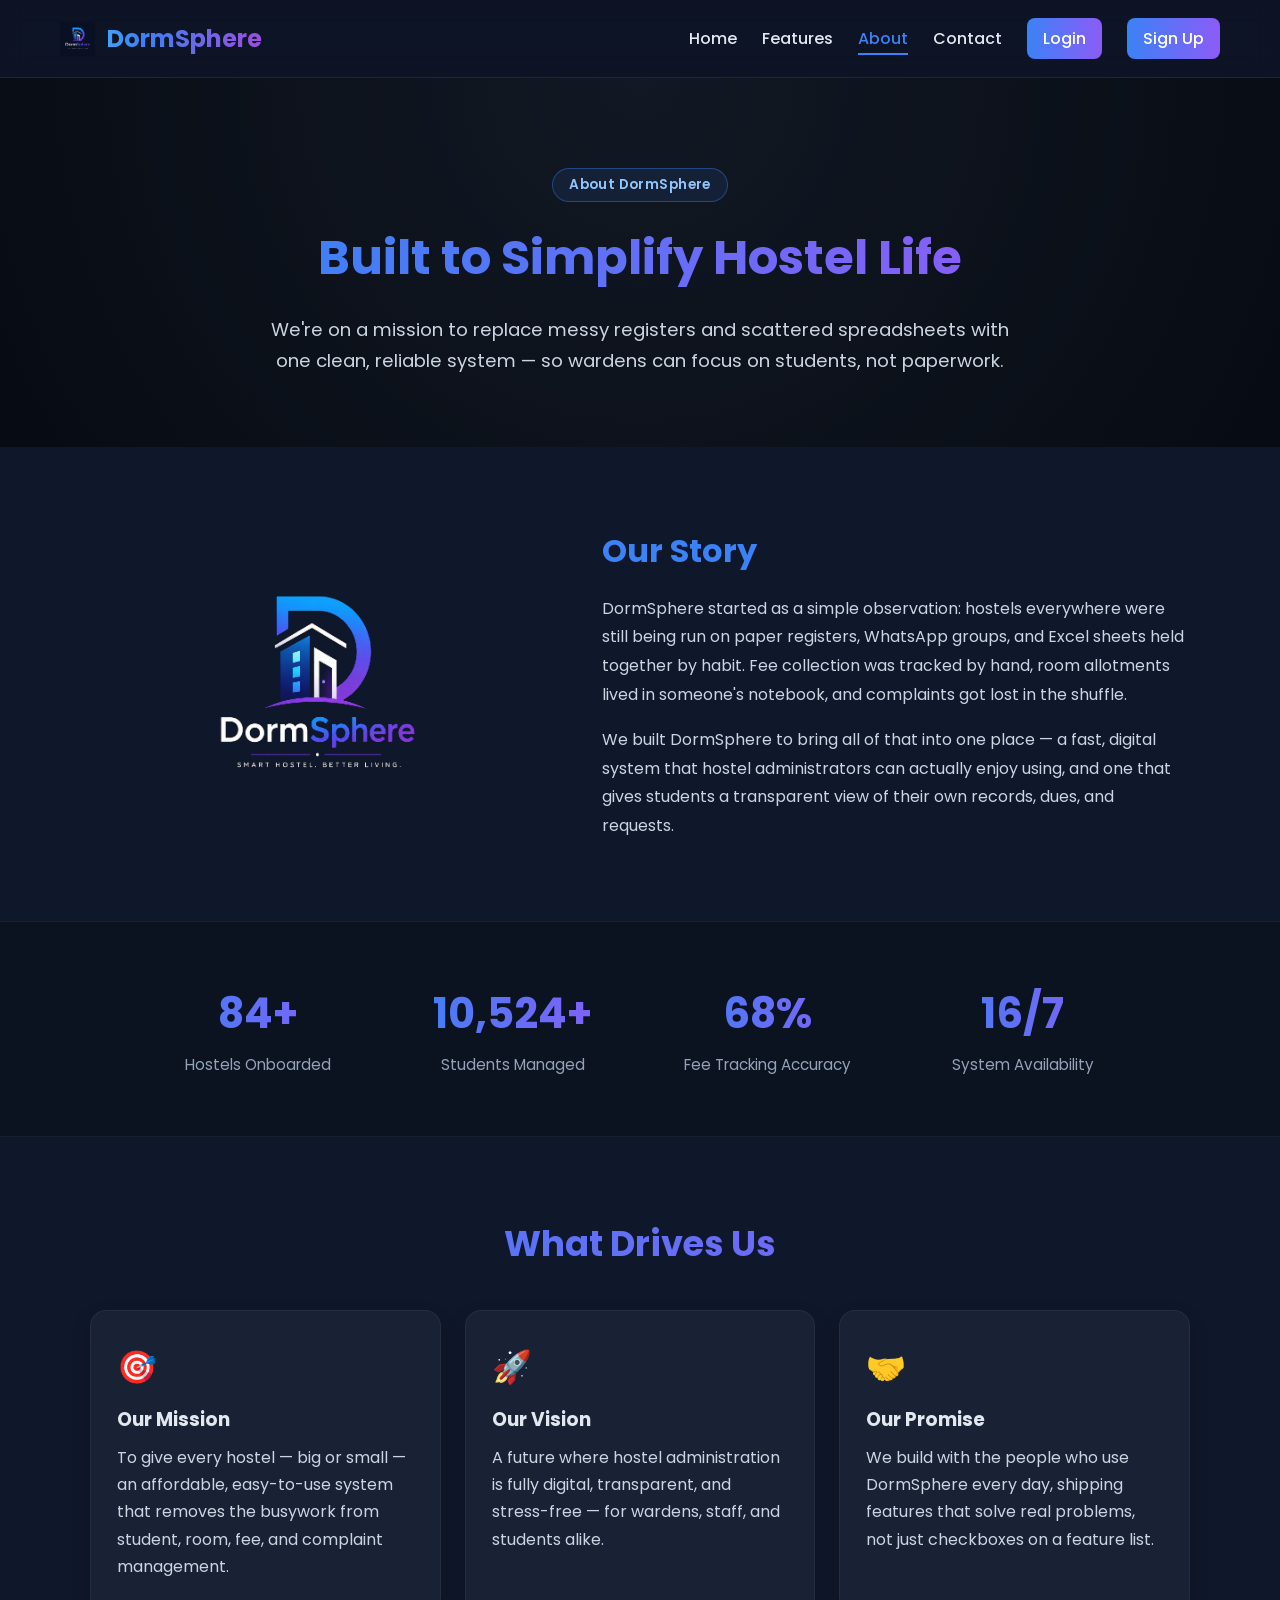
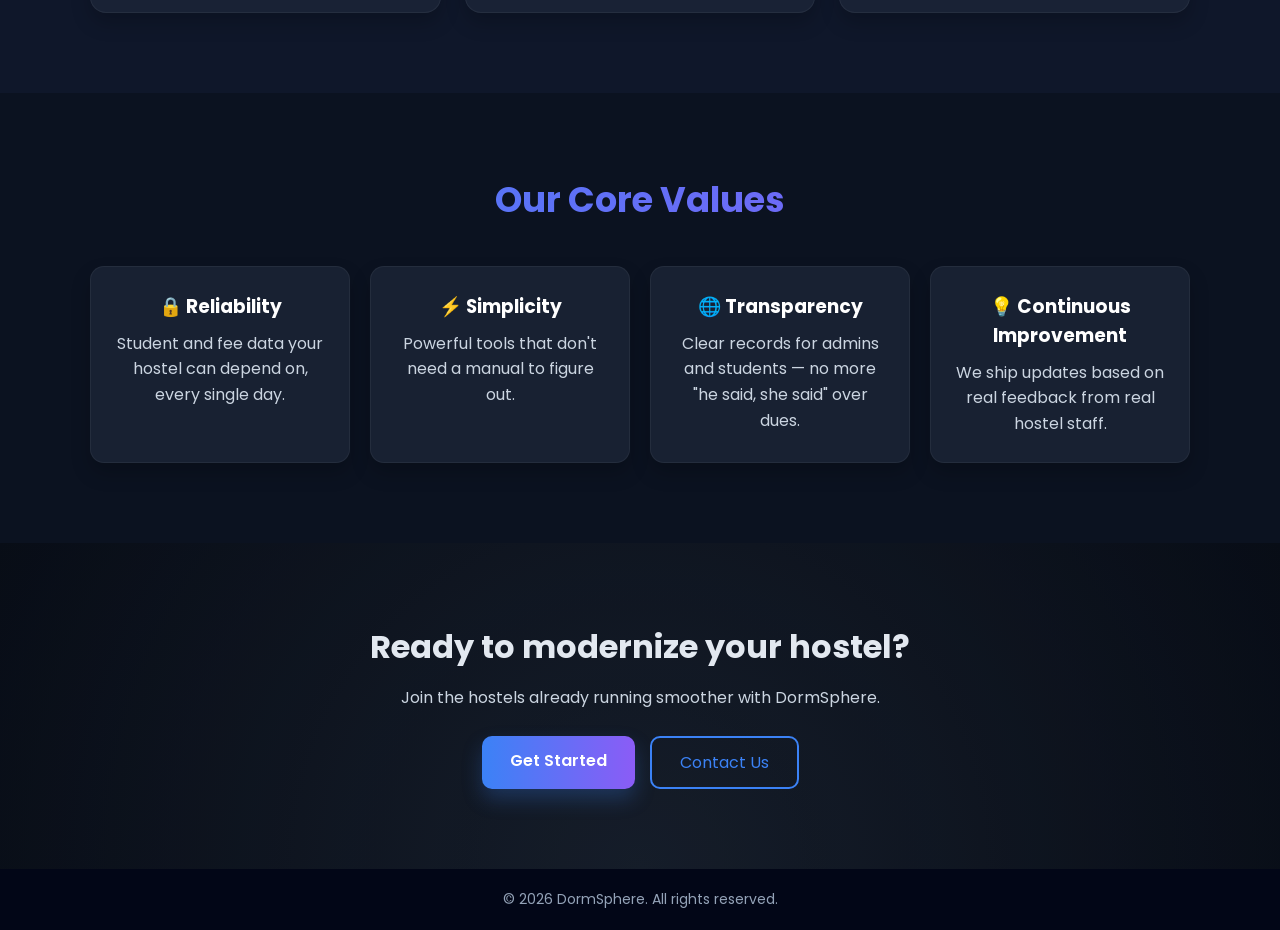
<file: about.html>
<!DOCTYPE html>
<html lang="en">
<head>
    <meta charset="UTF-8">
    <meta name="viewport" content="width=device-width, initial-scale=1.0">
    <title>About Us - DormSphere</title>
     <!-- Favicon -->
<link rel="icon" type="image/png" href="logo.jpeg">
<link rel="apple-touch-icon" href="logo.jpeg">
    <link rel="stylesheet" href="about-style.css">
    <link href="https://fonts.googleapis.com/css2?family=Poppins:wght@300;400;600;700&display=swap" rel="stylesheet">
</head>

<body>

<nav class="navbar">
    <div class="logo">
        <img src="logo.jpeg" alt="DormSphere Logo" class="logo-icon">
        <span>DormSphere</span>
    </div>

    <button class="menu-toggle" id="menuToggle" aria-label="Toggle navigation menu">
        <span></span>
        <span></span>
        <span></span>
    </button>

    <ul class="nav-links" id="navLinks">
        <li><a href="index.html">Home</a></li>
        <li><a href="index.html#features">Features</a></li>
        <li><a href="about.html" class="active-link">About</a></li>
        <li><a href="contact.html">Contact</a></li>
        <li><a href="login.html" class="btn-small-primary">Login</a></li>
        <li><a href="signup.html" class="btn-small-primary">Sign Up</a></li>
    </ul>
</nav>

<!-- ================= ABOUT HERO ================= -->
<header class="about-hero">
    <div class="about-hero-content">
        <span class="eyebrow">About DormSphere</span>
        <h1>Built to Simplify Hostel Life</h1>
        <p>
            We're on a mission to replace messy registers and scattered spreadsheets with one clean,
            reliable system — so wardens can focus on students, not paperwork.
        </p>
    </div>
</header>

<main>

    <!-- ================= STORY ================= -->
    <section class="story" id="story">
        <div class="story-grid">
            <div class="story-image">
                <img src="logo.jpeg" alt="DormSphere illustration" class="story-logo">
            </div>
            <div class="story-content">
                <h2>Our Story</h2>
                <p>
                    DormSphere started as a simple observation: hostels everywhere were still being run on
                    paper registers, WhatsApp groups, and Excel sheets held together by habit. Fee collection
                    was tracked by hand, room allotments lived in someone's notebook, and complaints got lost
                    in the shuffle.
                </p>
                <p>
                    We built DormSphere to bring all of that into one place — a fast, digital system that
                    hostel administrators can actually enjoy using, and one that gives students a transparent
                    view of their own records, dues, and requests.
                </p>
            </div>
        </div>
    </section>

    <!-- ================= STATS ================= -->
    <section class="stats-section">
        <div class="stats-grid">
            <div class="stat-item">
                <span class="stat-number" data-target="120" data-suffix="+">0</span>
                <span class="stat-label">Hostels Onboarded</span>
            </div>
            <div class="stat-item">
                <span class="stat-number" data-target="15000" data-suffix="+">0</span>
                <span class="stat-label">Students Managed</span>
            </div>
            <div class="stat-item">
                <span class="stat-number" data-target="98" data-suffix="%">0</span>
                <span class="stat-label">Fee Tracking Accuracy</span>
            </div>
            <div class="stat-item">
                <span class="stat-number" data-target="24" data-suffix="/7">0</span>
                <span class="stat-label">System Availability</span>
            </div>
        </div>
    </section>

    <!-- ================= MISSION & VISION ================= -->
    <section class="mission" id="mission">
        <h2>What Drives Us</h2>
        <div class="mission-grid">
            <div class="mission-card">
                <div class="mission-icon">🎯</div>
                <h3>Our Mission</h3>
                <p>
                    To give every hostel — big or small — an affordable, easy-to-use system that removes
                    the busywork from student, room, fee, and complaint management.
                </p>
            </div>
            <div class="mission-card">
                <div class="mission-icon">🚀</div>
                <h3>Our Vision</h3>
                <p>
                    A future where hostel administration is fully digital, transparent, and stress-free —
                    for wardens, staff, and students alike.
                </p>
            </div>
            <div class="mission-card">
                <div class="mission-icon">🤝</div>
                <h3>Our Promise</h3>
                <p>
                    We build with the people who use DormSphere every day, shipping features that solve
                    real problems, not just checkboxes on a feature list.
                </p>
            </div>
        </div>
    </section>

    <!-- ================= VALUES ================= -->
    <section class="values" id="values">
        <h2>Our Core Values</h2>
        <div class="values-grid">
            <div class="value-card">
                <h3>🔒 Reliability</h3>
                <p>Student and fee data your hostel can depend on, every single day.</p>
            </div>
            <div class="value-card">
                <h3>⚡ Simplicity</h3>
                <p>Powerful tools that don't need a manual to figure out.</p>
            </div>
            <div class="value-card">
                <h3>🌐 Transparency</h3>
                <p>Clear records for admins and students — no more "he said, she said" over dues.</p>
            </div>
            <div class="value-card">
                <h3>💡 Continuous Improvement</h3>
                <p>We ship updates based on real feedback from real hostel staff.</p>
            </div>
        </div>
    </section>

    <!-- ================= CTA ================= -->
    <section class="about-cta">
        <h2>Ready to modernize your hostel?</h2>
        <p>Join the hostels already running smoother with DormSphere.</p>
        <div class="cta-buttons">
            <a href="signup.html" class="btn">Get Started</a>
            <a href="index.html#contact" class="btn-outline">Contact Us</a>
        </div>
    </section>

</main>

<footer>
    <p>© 2026 DormSphere. All rights reserved.</p>
</footer>

<script src="about-script.js"></script>
</body>
</html>
</file>
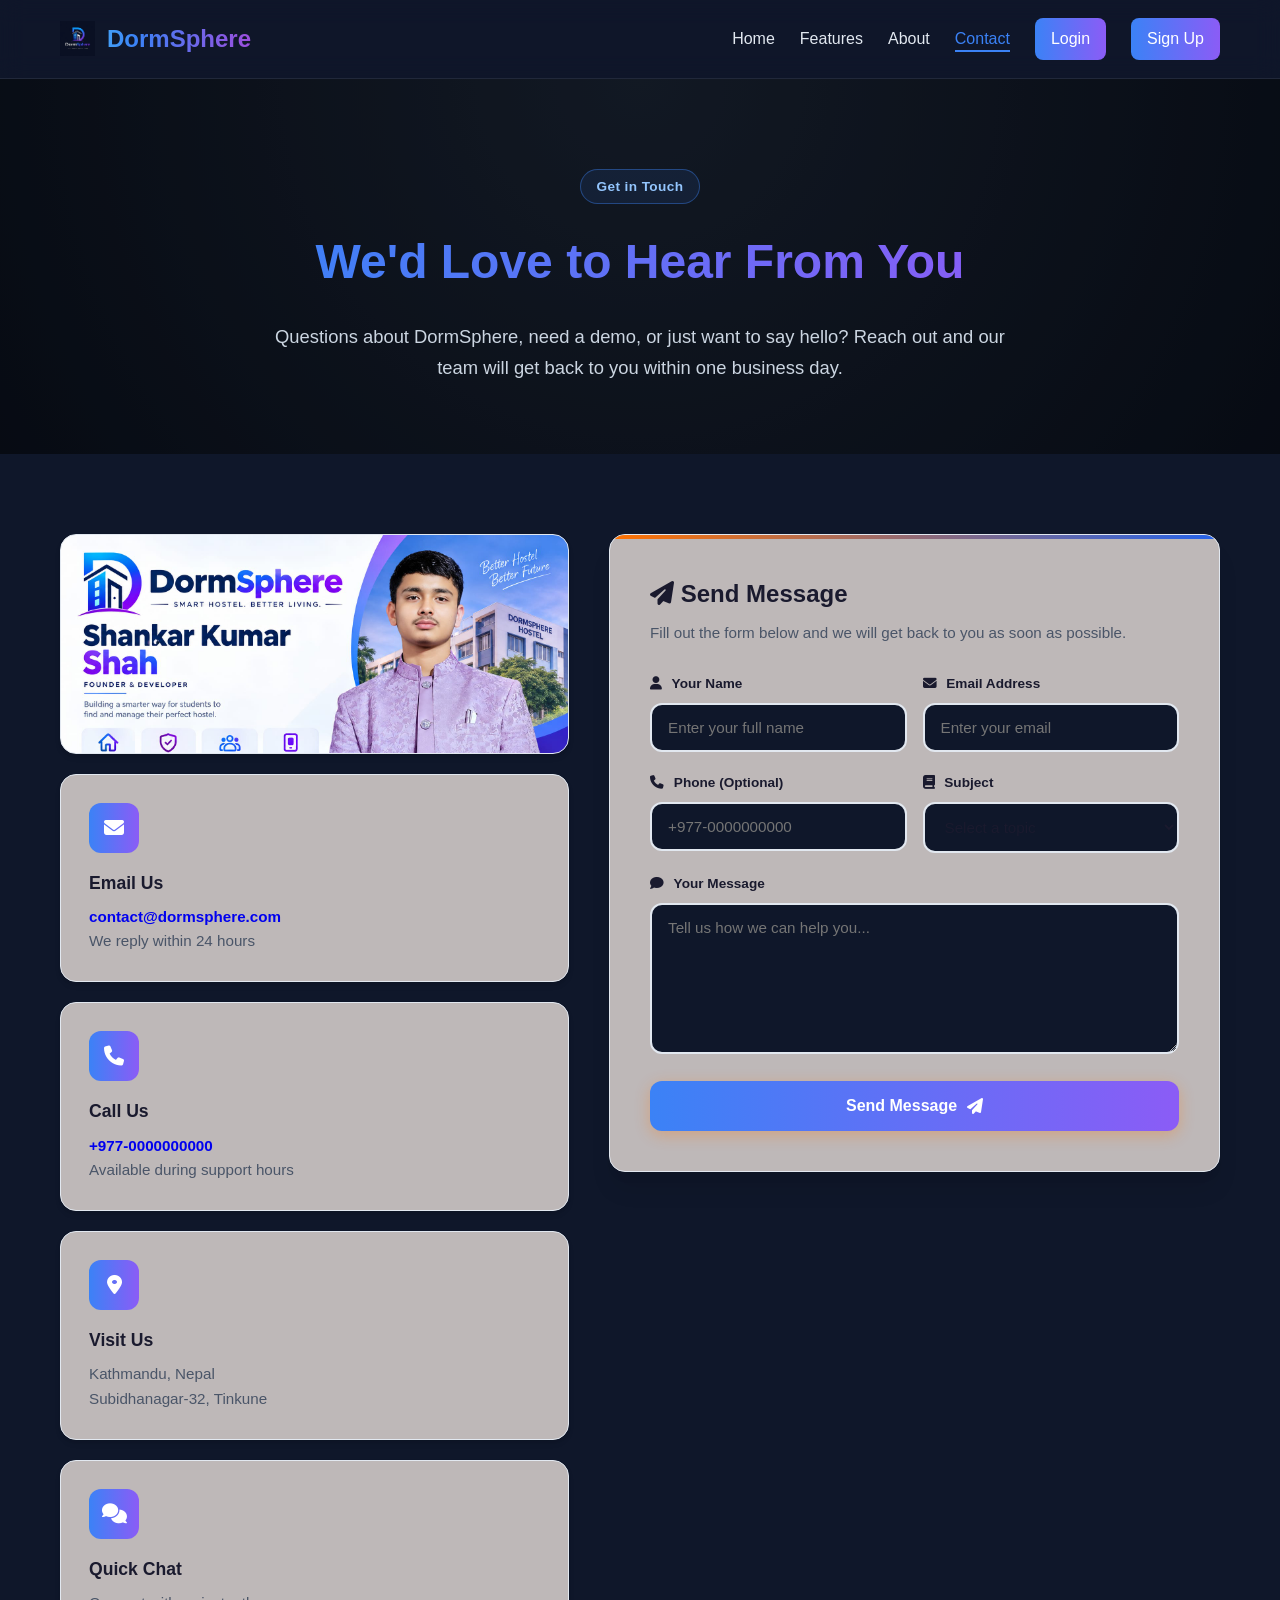
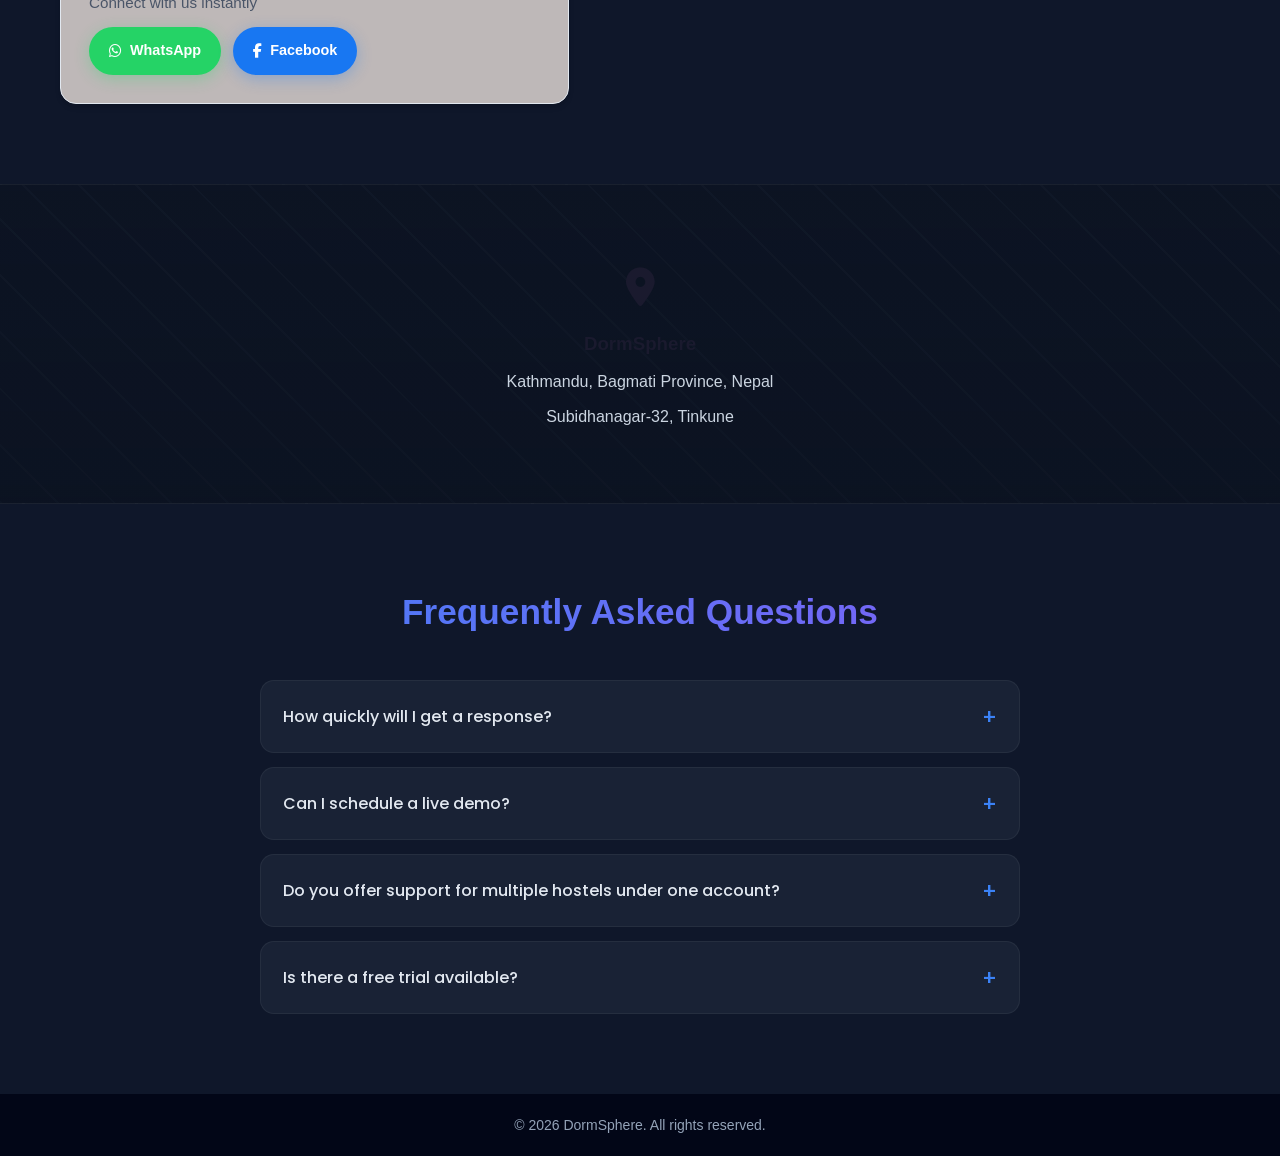
<file: contact.html>
<!DOCTYPE html>
<html lang="en">
<head>
    <meta charset="UTF-8">

    <meta name="viewport" content="width=device-width, initial-scale=1.0">

    <meta name="description"
          content="Contact DormSphere for questions, support, demos, and hostel management assistance.">

    <meta name="keywords"
          content="DormSphere, hostel management, hostel software, contact, Nepal">

    <meta name="author" content="DormSphere">

    <title>Contact Us - DormSphere</title>

    <!-- Favicon -->
    <link rel="icon" type="image/jpeg" href="logo.jpeg">
    <link rel="apple-touch-icon" href="logo.jpeg">

    <!-- Google Fonts -->
    <link rel="preconnect" href="https://fonts.googleapis.com">
    <link rel="preconnect" href="https://fonts.gstatic.com" crossorigin>

    <link href="https://fonts.googleapis.com/css2?family=Poppins:wght@300;400;500;600;700&display=swap"
          rel="stylesheet">

    <!-- Font Awesome -->
    <link rel="stylesheet"
          href="https://cdnjs.cloudflare.com/ajax/libs/font-awesome/6.5.2/css/all.min.css">

    <!-- Contact Page CSS -->
    <link rel="stylesheet" href="contact-style.css">
</head>

<body>

<!-- ================= NAVBAR ================= -->

<nav class="navbar">

    <div class="logo">
        <img src="logo.jpeg"
             alt="DormSphere Logo"
             class="logo-icon">

        <span>DormSphere</span>
    </div>

    <button
        class="menu-toggle"
        id="menuToggle"
        type="button"
        aria-label="Toggle navigation menu"
        aria-expanded="false">

        <span></span>
        <span></span>
        <span></span>

    </button>

    <ul class="nav-links" id="navLinks">

        <li>
            <a href="index.html">Home</a>
        </li>

        <li>
            <a href="index.html#features">Features</a>
        </li>

        <li>
            <a href="about.html">About</a>
        </li>

        <li>
            <a href="contact.html" class="active-link">
                Contact
            </a>
        </li>

        <li>
            <a href="login.html" class="btn-small-primary">
                Login
            </a>
        </li>

        <li>
            <a href="signup.html" class="btn-small-primary">
                Sign Up
            </a>
        </li>

    </ul>

</nav>


<!-- ================= CONTACT HERO ================= -->

<header class="contact-hero">

    <div class="contact-hero-content">

        <span class="eyebrow">
            Get in Touch
        </span>

        <h1>
            We'd Love to Hear From You
        </h1>

        <p>
            Questions about DormSphere, need a demo, or just want to say hello?
            Reach out and our team will get back to you within one business day.
        </p>

    </div>

</header>


<!-- ================= CONTACT SECTION ================= -->

<main>

<section class="contact-section">

    <div class="contact-grid">


        <!-- ================= CONTACT INFORMATION ================= -->

        <div class="contact-info">
<div class="bikesh-card"><div class=""><i class=""></i></div><h3></h3><p><a href="/cdn-cgi/l/email-protection#6515091016570210171054250208040c094b060a08"></a></p><p style="margin-top:4px;font-size:0.85rem;"></p></div>

            <!-- Email -->

            <div class="info-card">
                

                <div class="info-icon">
                    <i class="fas fa-envelope"></i>
                </div>

                <h3>
                    Email Us
                </h3>

                <p>
                    <a href="mailto:contact@dormsphere.com">
                        contact@dormsphere.com
                    </a>
                </p>

                <p class="info-small">
                    We reply within 24 hours
                </p>

            </div>


            <!-- Phone -->

            <div class="info-card">

                <div class="info-icon">
                    <i class="fas fa-phone"></i>
                </div>

                <h3>
                    Call Us
                </h3>

                <p>
                    <a href="tel:+9770000000000">
                        +977-0000000000
                    </a>
                </p>

                <p class="info-small">
                    Available during support hours
                </p>

            </div>


            <!-- Location -->

            <div class="info-card">

                <div class="info-icon">
                    <i class="fas fa-map-marker-alt"></i>
                </div>

                <h3>
                    Visit Us
                </h3>

                <p>
                    Kathmandu, Nepal
                </p>

                <p class="info-small">
                    Subidhanagar-32, Tinkune
                </p>

            </div>


            <!-- Social / Quick Chat -->

            <div class="info-card">

                <div class="info-icon">
                    <i class="fas fa-comments"></i>
                </div>

                <h3>
                    Quick Chat
                </h3>

                <p>
                    Connect with us instantly
                </p>

                <div class="social-links">


                    <!-- WhatsApp -->

                    <a
                        href=""
                        target="_blank"
                        rel="noopener noreferrer"
                        class="social-btn whatsapp">

                        <i class="fab fa-whatsapp"></i>
                        WhatsApp

                    </a>


                    <!-- Facebook -->

                    <a
                        href=""
                        target="_blank"
                        rel="noopener noreferrer"
                        class="social-btn facebook">

                        <i class="fab fa-facebook-f"></i>
                        Facebook

                    </a>

                </div>

            </div>

        </div>


        <!-- ================= CONTACT FORM ================= -->

        <div class="form-card">

            <h2>
                <i class="fas fa-paper-plane"></i>
                Send Message
            </h2>

            <p class="subtitle">
                Fill out the form below and we will get back to you
                as soon as possible.
            </p>


            <form id="contactForm" novalidate>


                <!-- Name + Email -->

                <div class="form-row">

                    <div class="form-group">

                        <label for="name">
                            <i class="fas fa-user"></i>
                            Your Name
                        </label>

                        <input
                            type="text"
                            id="name"
                            name="name"
                            placeholder="Enter your full name"
                            autocomplete="name"
                            required>

                    </div>


                    <div class="form-group">

                        <label for="email">
                            <i class="fas fa-envelope"></i>
                            Email Address
                        </label>

                        <input
                            type="email"
                            id="email"
                            name="email"
                            placeholder="Enter your email"
                            autocomplete="email"
                            required>

                    </div>

                </div>


                <!-- Phone + Subject -->

                <div class="form-row">

                    <div class="form-group">

                        <label for="phone">
                            <i class="fas fa-phone"></i>
                            Phone (Optional)
                        </label>

                        <input
                            type="tel"
                            id="phone"
                            name="phone"
                            placeholder="+977-0000000000"
                            autocomplete="tel">

                    </div>


                    <div class="form-group">

                        <label for="subject">
                            <i class="fas fa-book"></i>
                            Subject
                        </label>

                        <select
                            id="subject"
                            name="subject">

                            <option value="">
                                Select a topic
                            </option>

                            <option value="General Inquiry">General Inquiry</option>
    <option value="Hostel/Room Inquiry">Hostel / Room Inquiry</option>
    <option value="Room Availability">Room Availability</option>
    <option value="Booking Inquiry">Booking Inquiry</option>
    <option value="Booking Support">Booking Support</option>
    <option value="Payment & Billing">Payment & Billing</option>
    <option value="Account & Profile">Account & Profile</option>
    <option value="Report a Problem">Report a Problem</option>
    <option value="Technical Support">Technical Support</option>
    <option value="Complaint or Feedback">Complaint or Feedback</option>
    <option value="Partnership">Partnership</option>
    <option value="Property Listing">Property Listing</option>
    <option value="Safety & Security">Safety & Security</option>
    <option value="Cancellation / Refund">Cancellation / Refund</option>
    <option value="Other">Other</option>

                        </select>

                    </div>

                </div>


                <!-- Message -->

                <div class="form-group">

                    <label for="message">
                        <i class="fas fa-comment"></i>
                        Your Message
                    </label>

                    <textarea
                        id="message"
                        name="message"
                        placeholder="Tell us how we can help you..."
                        rows="7"
                        required></textarea>

                </div>


                <!-- Submit -->

                <button
                    type="submit"
                    class="submit-btn">

                    <span>
                        Send Message
                    </span>

                    <i class="fas fa-paper-plane"></i>

                </button>


                <!-- Success Message -->

                <div
                    class="msg success"
                    id="successMsg"
                    role="alert"
                    aria-live="polite"
                    hidden>

                    <i class="fas fa-check-circle"></i>

                    Thank you! Your message has been sent successfully.

                </div>


                <!-- Error Message -->

                <div
                    class="msg error"
                    id="errorMsg"
                    role="alert"
                    aria-live="polite"
                    hidden>

                    <i class="fas fa-exclamation-circle"></i>

                    Something went wrong. Please try again.

                </div>

            </form>

        </div>

    </div>

</section>


<!-- ================= MAP ================= -->

<section class="map-section">

    <div class="map-placeholder">

        <div class="map-pin">
            <i class="fas fa-location-dot"></i>
        </div>

        <h3>
            DormSphere
        </h3>

        <p>
            Kathmandu, Bagmati Province, Nepal
        </p>

        <p>
            Subidhanagar-32, Tinkune
        </p>

    </div>

</section>


<!-- ================= FAQ ================= -->

<section class="faq-section" id="faq">

    <h2>
        Frequently Asked Questions
    </h2>


    <div class="faq-list">


        <!-- FAQ 1 -->

        <div class="faq-item">

            <button
                class="faq-question"
                type="button"
                aria-expanded="false">

                <span>
                    How quickly will I get a response?
                </span>

                <span class="faq-toggle">
                    +
                </span>

            </button>

            <div class="faq-answer">

                <p>
                    Our team typically responds within one business day,
                    often much sooner during support hours.
                </p>

            </div>

        </div>


        <!-- FAQ 2 -->

        <div class="faq-item">

            <button
                class="faq-question"
                type="button"
                aria-expanded="false">

                <span>
                    Can I schedule a live demo?
                </span>

                <span class="faq-toggle">
                    +
                </span>

            </button>

            <div class="faq-answer">

                <p>
                    Yes! Select "Request a Demo" in the form above
                    and share a few times that work for you.
                </p>

            </div>

        </div>


        <!-- FAQ 3 -->

        <div class="faq-item">

            <button
                class="faq-question"
                type="button"
                aria-expanded="false">

                <span>
                    Do you offer support for multiple hostels under one account?
                </span>

                <span class="faq-toggle">
                    +
                </span>

            </button>

            <div class="faq-answer">

                <p>
                    Yes, DormSphere supports multi-property management.
                    Mention this in your message and we'll walk you
                    through the setup.
                </p>

            </div>

        </div>


        <!-- FAQ 4 -->

        <div class="faq-item">

            <button
                class="faq-question"
                type="button"
                aria-expanded="false">

                <span>
                    Is there a free trial available?
                </span>

                <span class="faq-toggle">
                    +
                </span>

            </button>

            <div class="faq-answer">

                <p>
                    We offer a trial period for new hostels.
                    Reach out via the form and we'll help you get started.
                </p>

            </div>

        </div>

    </div>

</section>

</main>


<!-- ================= FOOTER ================= -->

<footer>

    <p>
        &copy; 2026 DormSphere. All rights reserved.
    </p>

</footer>


<!-- ================= JAVASCRIPT ================= -->

<script src="contact-script.js"></script>

</body>
</html>
</file>
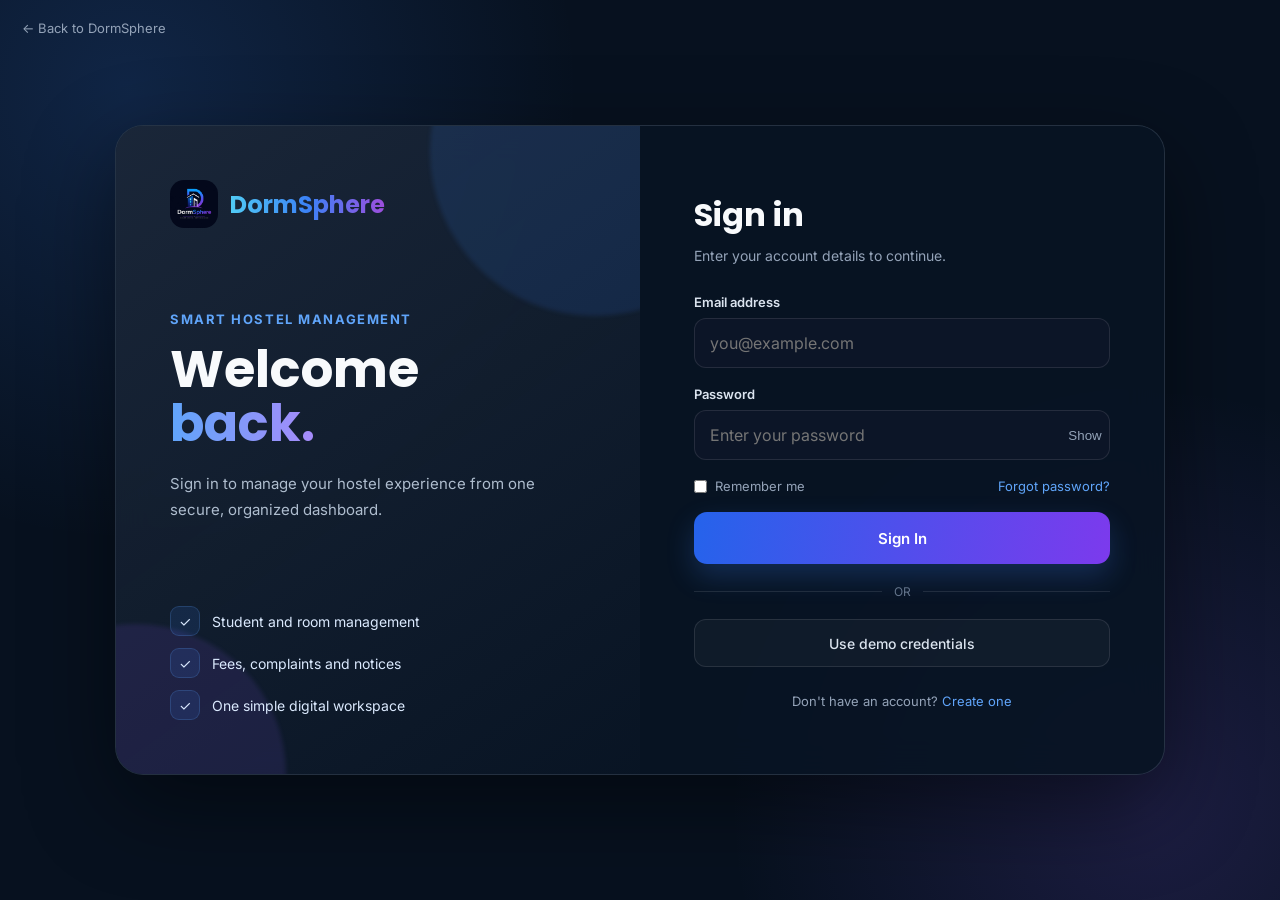
<file: login.html>
<!doctype html><html lang="en"><head><meta charset="utf-8"><meta name="viewport" content="width=device-width,initial-scale=1"><meta name="description" content="Sign in to DormSphere smart hostel management."><title>Login | DormSphere</title><link rel="stylesheet" href="auth.css"></head><body>
<a class="back" href="index.html">← Back to DormSphere</a>
<main class="auth-shell">
<section class="brand-side"><div class="logo"><img src="logo.jpeg" alt="DormSphere"><span>DormSphere</span></div><div class="brand-copy"><div class="eyebrow">Smart Hostel Management</div><h1>Welcome<br><span>back.</span></h1><p>Sign in to manage your hostel experience from one secure, organized dashboard.</p></div><div class="benefits"><div class="benefit"><i>✓</i> Student and room management</div><div class="benefit"><i>✓</i> Fees, complaints and notices</div><div class="benefit"><i>✓</i> One simple digital workspace</div></div></section>
<section class="form-side"><div class="form-wrap"><div class="form-head"><h2>Sign in</h2><p>Enter your account details to continue.</p></div><form class="form auth-form" novalidate data-mode="login"><div class="field"><label for="email">Email address</label><div class="input-wrap"><input id="email" type="email" placeholder="you@example.com" autocomplete="email" required></div></div><div class="field"><label for="password">Password</label><div class="input-wrap"><input id="password" type="password" placeholder="Enter your password" autocomplete="current-password" minlength="6" required><button type="button" class="toggle-password" data-target="password">Show</button></div></div><div class="row"><label class="check"><input type="checkbox"> Remember me</label><a class="link" href="#">Forgot password?</a></div><div class="message"></div><button class="primary" type="submit">Sign In</button><div class="divider">OR</div><button class="demo" type="button" onclick="document.getElementById('email').value='demo@dormsphere.com';document.getElementById('password').value='demo1234'">Use demo credentials</button><div class="switch">Don't have an account? <a class="link" href="signup.html">Create one</a></div></form></div></section>
</main><script src="auth.js"></script></body></html>
</file>
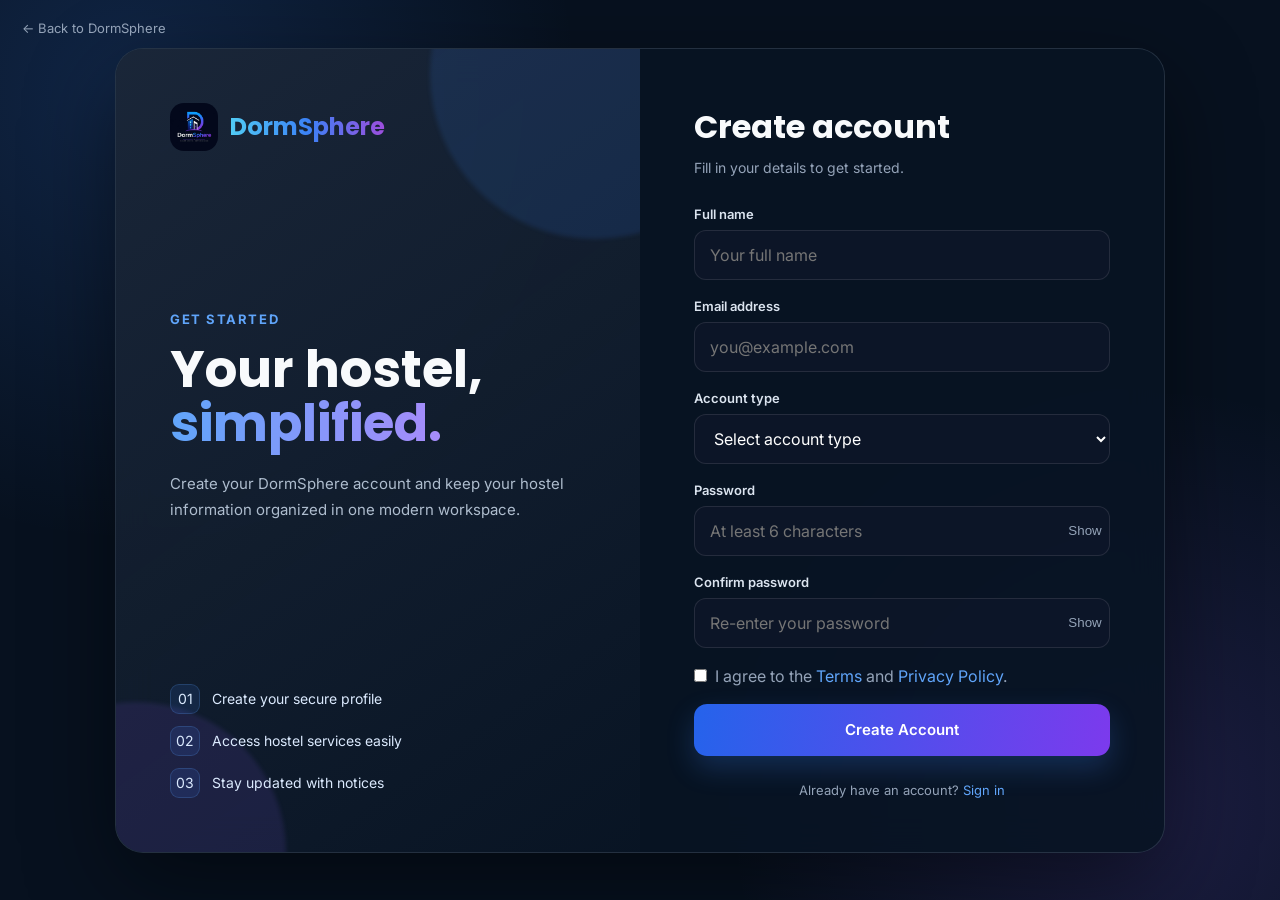
<file: signup.html>
<!doctype html><html lang="en"><head><meta charset="utf-8"><meta name="viewport" content="width=device-width,initial-scale=1"><meta name="description" content="Create a DormSphere account."><title>Sign Up | DormSphere</title><link rel="stylesheet" href="auth.css"></head><body>
<a class="back" href="index.html">← Back to DormSphere</a>
<main class="auth-shell">
<section class="brand-side"><div class="logo"><img src="logo.jpeg" alt="DormSphere"><span>DormSphere</span></div><div class="brand-copy"><div class="eyebrow">Get started</div><h1>Your hostel,<br><span>simplified.</span></h1><p>Create your DormSphere account and keep your hostel information organized in one modern workspace.</p></div><div class="benefits"><div class="benefit"><i>01</i> Create your secure profile</div><div class="benefit"><i>02</i> Access hostel services easily</div><div class="benefit"><i>03</i> Stay updated with notices</div></div></section>
<section class="form-side"><div class="form-wrap"><div class="form-head"><h2>Create account</h2><p>Fill in your details to get started.</p></div><form class="form auth-form" novalidate data-mode="signup"><div class="field"><label for="name">Full name</label><div class="input-wrap"><input id="name" type="text" placeholder="Your full name" autocomplete="name" required></div></div><div class="field"><label for="email">Email address</label><div class="input-wrap"><input id="email" type="email" placeholder="you@example.com" autocomplete="email" required></div></div><div class="field"><label for="role">Account type</label><select id="role" required><option value="" disabled selected>Select account type</option><option>Student</option><option>Admin</option></select></div><div class="field"><label for="password">Password</label><div class="input-wrap"><input id="password" type="password" placeholder="At least 6 characters" autocomplete="new-password" minlength="6" required><button type="button" class="toggle-password" data-target="password">Show</button></div></div><div class="field"><label for="confirm">Confirm password</label><div class="input-wrap"><input id="confirm" type="password" placeholder="Re-enter your password" autocomplete="new-password" minlength="6" required><button type="button" class="toggle-password" data-target="confirm">Show</button></div></div><label class="check"><input type="checkbox" required> <span>I agree to the <a class="link" href="#">Terms</a> and <a class="link" href="#">Privacy Policy</a>.</span></label><div class="message"></div><button class="primary" type="submit">Create Account</button><div class="switch">Already have an account? <a class="link" href="login.html">Sign in</a></div></form></div></section>
</main><script src="auth.js"></script><script>document.querySelector('.auth-form').addEventListener('submit',e=>{const p=document.getElementById('password'),c=document.getElementById('confirm');if(p.value!==c.value){e.preventDefault();c.setCustomValidity('Passwords do not match.');c.reportValidity();}else c.setCustomValidity('');});</script></body></html>
</file>
<file: about-style.css>
@import url('https://fonts.googleapis.com/css2?family=Poppins:wght@300;400;500;600;700&display=swap');

/* ================= RESET ================= */
* {
    margin: 0;
    padding: 0;
    box-sizing: border-box;
}

html {
    scroll-behavior: smooth;
}

body {
    font-family: 'Poppins', sans-serif;
    background: #0b1220;
    color: white;
    min-height: 100vh;
    overflow-x: hidden;
}

/* ================= NAVBAR ================= */
.navbar {
    display: flex;
    justify-content: space-between;
    align-items: center;
    padding: 18px 60px;
    background: rgba(15, 23, 42, 0.6);
    backdrop-filter: blur(12px);
    position: sticky;
    top: 0;
    z-index: 100;
    border-bottom: 1px solid rgba(255,255,255,0.08);
}

.logo {
    display: flex;
    align-items: center;
    gap: 12px;
    font-size: 24px;
    font-weight: 700;
    background: linear-gradient(90deg, #51cbf5 0%, #3b82f6 40%, #9d4edd 100%);
    -webkit-background-clip: text;
    -webkit-text-fill-color: transparent;
}

.logo-icon {
    height: 35px;
    width: auto;
    object-fit: contain;
    mix-blend-mode: lighten;
}

/* ================= NAV LINKS ================= */
.nav-links {
    display: flex;
    list-style: none;
    gap: 25px;
    align-items: center;
}

.nav-links a {
    text-decoration: none;
    color: #e2e8f0;
    font-weight: 500;
    transition: 0.3s;
    position: relative;
}

.nav-links a::after {
    content: "";
    position: absolute;
    left: 0;
    bottom: -5px;
    width: 0%;
    height: 2px;
    background: #3b82f6;
    transition: 0.3s;
}

.nav-links a:hover::after {
    width: 100%;
}

.nav-links a:hover {
    color: #3b82f6;
}

.nav-links a.active-link {
    color: #3b82f6;
}

.nav-links a.active-link::after {
    width: 100%;
}

/* ================= HAMBURGER MENU (mobile only) ================= */
.menu-toggle {
    display: none;
    flex-direction: column;
    justify-content: space-between;
    width: 28px;
    height: 20px;
    background: transparent;
    border: none;
    cursor: pointer;
    z-index: 200;
    padding: 0;
}

.menu-toggle span {
    display: block;
    height: 3px;
    width: 100%;
    background: #e2e8f0;
    border-radius: 2px;
    transition: 0.3s ease;
}

.menu-toggle.active span:nth-child(1) {
    transform: translateY(8.5px) rotate(45deg);
}

.menu-toggle.active span:nth-child(2) {
    opacity: 0;
}

.menu-toggle.active span:nth-child(3) {
    transform: translateY(-8.5px) rotate(-45deg);
}

/* ================= LOGIN / SIGNUP BUTTONS ================= */
.btn-small-primary {
    background: linear-gradient(90deg, #3b82f6, #8b5cf6);
    padding: 8px 16px;
    border-radius: 8px;
    color: white !important;
    text-decoration: none;
    transition: 0.3s;
    display: inline-block;
    border: none;
}

.btn-small-primary:hover {
    transform: translateY(-2px);
    box-shadow: 0 4px 12px rgba(59, 130, 246, 0.3);
}

/* ================= SHARED BUTTONS ================= */
.btn {
    background: linear-gradient(90deg, #3b82f6, #8b5cf6);
    padding: 12px 28px;
    border-radius: 10px;
    text-decoration: none;
    color: white;
    font-weight: 600;
    transition: 0.3s;
    box-shadow: 0 10px 20px rgba(59, 130, 246, 0.25);
    display: inline-block;
}

.btn:hover {
    transform: translateY(-3px);
    box-shadow: 0 15px 25px rgba(59, 130, 246, 0.35);
}

.btn-outline {
    border: 2px solid #3b82f6;
    padding: 12px 28px;
    border-radius: 10px;
    text-decoration: none;
    color: #3b82f6;
    transition: 0.3s;
    display: inline-block;
}

.btn-outline:hover {
    background: #3b82f6;
    color: white;
    transform: translateY(-3px);
}

/* ================= ABOUT HERO ================= */
.about-hero {
    padding: 90px 60px 70px;
    text-align: center;
    background: linear-gradient(rgba(0,0,0,0.4), rgba(0,0,0,0.4)), radial-gradient(circle at top, #1e293b, #0b1220);
}

.about-hero-content {
    max-width: 760px;
    margin: 0 auto;
}

.eyebrow {
    display: inline-block;
    padding: 6px 16px;
    border-radius: 999px;
    border: 1px solid rgba(59, 130, 246, 0.4);
    background: rgba(59, 130, 246, 0.1);
    color: #93c5fd;
    font-size: 0.85rem;
    font-weight: 600;
    letter-spacing: 0.03em;
    margin-bottom: 20px;
}

.about-hero h1 {
    font-size: 3rem;
    margin-bottom: 20px;
    background: linear-gradient(90deg, #3b82f6, #8b5cf6);
    -webkit-background-clip: text;
    -webkit-text-fill-color: transparent;
}

.about-hero p {
    font-size: 1.15rem;
    color: #cbd5e1;
    line-height: 1.7;
}

/* ================= STORY ================= */
.story {
    padding: 80px 60px;
    background: #0f172a;
}

.story-grid {
    display: flex;
    align-items: center;
    justify-content: space-between;
    gap: 60px;
    max-width: 1100px;
    margin: 0 auto;
}

.story-image {
    flex: 1;
    display: flex;
    justify-content: center;
    align-items: center;
    min-width: 0;
}

.story-logo {
    max-width: 100%;
    height: auto;
    max-height: 280px;
    object-fit: contain;
    mix-blend-mode: lighten;
}

.story-content {
    flex: 1.3;
    min-width: 0;
}

.story-content h2 {
    font-size: 2rem;
    margin-bottom: 20px;
    color: #3b82f6;
}

.story-content p {
    color: #cbd5e1;
    line-height: 1.8;
    margin-bottom: 16px;
}

.story-content p:last-child {
    margin-bottom: 0;
}

/* ================= STATS ================= */
.stats-section {
    padding: 60px 20px;
    background: #0b1220;
    border-top: 1px solid rgba(255,255,255,0.06);
    border-bottom: 1px solid rgba(255,255,255,0.06);
}

.stats-grid {
    display: grid;
    grid-template-columns: repeat(4, 1fr);
    gap: 20px;
    max-width: 1000px;
    margin: 0 auto;
    text-align: center;
}

.stat-item {
    display: flex;
    flex-direction: column;
    gap: 8px;
}

.stat-number {
    font-size: 2.6rem;
    font-weight: 700;
    background: linear-gradient(90deg, #3b82f6, #8b5cf6);
    -webkit-background-clip: text;
    -webkit-text-fill-color: transparent;
}

.stat-label {
    color: #94a3b8;
    font-size: 0.95rem;
}

/* ================= MISSION ================= */
.mission {
    padding: 80px 20px;
    text-align: center;
    background: #0f172a;
}

.mission h2,
.values h2 {
    font-size: 2.2rem;
    margin-bottom: 40px;
    background: linear-gradient(90deg, #3b82f6, #8b5cf6);
    -webkit-background-clip: text;
    -webkit-text-fill-color: transparent;
}

.mission-grid {
    display: grid;
    grid-template-columns: repeat(auto-fit, minmax(260px, 1fr));
    gap: 24px;
    max-width: 1100px;
    margin: auto;
}

.mission-card {
    background: rgba(30, 41, 59, 0.7);
    padding: 32px 26px;
    border-radius: 16px;
    border: 1px solid rgba(255,255,255,0.05);
    box-shadow: 0 10px 20px rgba(0,0,0,0.2);
    transition: 0.3s;
    text-align: left;
}

.mission-card:hover {
    transform: translateY(-8px);
    background: rgba(51, 65, 85, 0.9);
    box-shadow: 0 20px 30px rgba(0,0,0,0.3);
}

.mission-icon {
    font-size: 2rem;
    margin-bottom: 14px;
}

.mission-card h3 {
    margin-bottom: 10px;
    color: #e2e8f0;
}

.mission-card p {
    color: #cbd5e1;
    line-height: 1.7;
}

/* ================= VALUES ================= */
.values {
    padding: 80px 20px;
    text-align: center;
    background: #0b1220;
}

.values-grid {
    display: grid;
    grid-template-columns: repeat(auto-fit, minmax(220px, 1fr));
    gap: 20px;
    max-width: 1100px;
    margin: auto;
}

.value-card {
    background: rgba(30, 41, 59, 0.7);
    padding: 25px;
    border-radius: 14px;
    transition: 0.3s;
    border: 1px solid rgba(255,255,255,0.05);
    box-shadow: 0 10px 20px rgba(0,0,0,0.2);
}

.value-card:hover {
    transform: translateY(-10px);
    background: rgba(51, 65, 85, 0.9);
    box-shadow: 0 20px 30px rgba(0,0,0,0.3);
}

.value-card h3 {
    margin-bottom: 10px;
}

.value-card p {
    color: #cbd5e1;
    line-height: 1.6;
}

/* ================= ABOUT CTA ================= */
.about-cta {
    padding: 80px 20px;
    text-align: center;
    background: linear-gradient(rgba(0,0,0,0.3), rgba(0,0,0,0.3)), radial-gradient(circle at bottom, #1e293b, #0b1220);
}

.about-cta h2 {
    font-size: 2rem;
    margin-bottom: 14px;
    color: #e2e8f0;
}

.about-cta p {
    color: #cbd5e1;
    margin-bottom: 26px;
}

.cta-buttons {
    display: flex;
    justify-content: center;
    gap: 15px;
    flex-wrap: wrap;
}

/* ================= FOOTER ================= */
footer {
    padding: 20px;
    text-align: center;
    background: #020617;
    color: #94a3b8;
    font-size: 14px;
}

/* =====================================================
   RESPONSIVE MOBILE FIXES
   ===================================================== */

/* ---- Tablets & small laptops ---- */
@media (max-width: 992px) {
    .navbar {
        padding: 16px 32px;
    }

    .about-hero {
        padding: 70px 32px 50px;
    }

    .about-hero h1 {
        font-size: 2.4rem;
    }

    .story {
        padding: 60px 32px;
    }

    .story-grid {
        gap: 30px;
    }

    .stats-grid {
        grid-template-columns: repeat(2, 1fr);
        gap: 30px;
    }
}

/* ---- Mobile phones & small tablets ---- */
@media (max-width: 768px) {
    .navbar {
        padding: 15px 24px;
        position: relative;
    }

    .menu-toggle {
        display: flex;
    }

    .nav-links {
        position: absolute;
        top: 100%;
        left: 0;
        right: 0;
        flex-direction: column;
        align-items: flex-start;
        gap: 0;
        background: rgba(15, 23, 42, 0.97);
        backdrop-filter: blur(12px);
        border-bottom: 1px solid rgba(255,255,255,0.08);
        max-height: 0;
        overflow: hidden;
        transition: max-height 0.35s ease;
    }

    .nav-links.active {
        max-height: 400px;
    }

    .nav-links li {
        width: 100%;
    }

    .nav-links a {
        display: block;
        width: 100%;
        padding: 14px 24px;
    }

    .nav-links a.btn-small-primary {
        display: inline-block;
        width: calc(100% - 48px);
        margin: 8px 24px;
        text-align: center;
    }

    .about-hero {
        padding: 50px 24px 40px;
    }

    .about-hero h1 {
        font-size: 2rem;
    }

    .about-hero p {
        font-size: 1rem;
    }

    .story {
        padding: 50px 24px;
    }

    .story-grid {
        flex-direction: column;
        text-align: center;
    }

    .story-content {
        text-align: center;
    }

    .story-logo {
        max-height: 200px;
    }

    .stats-grid {
        grid-template-columns: repeat(2, 1fr);
        gap: 24px;
    }

    .stat-number {
        font-size: 2.1rem;
    }

    .mission,
    .values,
    .about-cta {
        padding: 60px 20px;
    }

    .mission h2,
    .values h2,
    .about-cta h2 {
        font-size: 1.8rem;
    }

    .mission-grid,
    .values-grid {
        grid-template-columns: 1fr;
    }
}

/* ---- Small phones ---- */
@media (max-width: 420px) {
    .navbar {
        padding: 14px 16px;
    }

    .logo {
        font-size: 20px;
        gap: 8px;
    }

    .logo-icon {
        height: 28px;
    }

    .about-hero h1 {
        font-size: 1.7rem;
    }

    .stats-grid {
        grid-template-columns: 1fr;
        gap: 20px;
    }

    .mission-card,
    .value-card {
        padding: 22px;
    }

    .cta-buttons {
        flex-direction: column;
        width: 100%;
    }

    .cta-buttons .btn,
    .cta-buttons .btn-outline {
        width: 100%;
        text-align: center;
    }
}
</file>
<file: contact-style.css>
@import url('https://fonts.googleapis.com/css2?family=Poppins:wght@300;400;500;600;700&display=swap');


/* ================= RESET ================= */
* {
    margin: 0;
    padding: 0;
    box-sizing: border-box;
}

:root {
    --primary: #ff7200; --primary-dark: #e56500; --secondary: #1e3a8a; --secondary-light: #2563eb;
    --accent: #08dcd1; --accent-hover: #06b8b0; --bg: #0f172a; --card-bg: #beb8b8;
    --text-dark: #1a1a2e; --text-medium: #4a5568; --text-light: #718096; --border: #e2e8f0;
    --shadow: 0 4px 6px -1px rgba(0,0,0,0.1), 0 2px 4px -1px rgba(0,0,0,0.06);
    --shadow-lg: 0 20px 25px -5px rgba(0,0,0,0.1), 0 10px 10px -5px rgba(0,0,0,0.04);
    --radius: 16px; --radius-sm: 12px;
    --danger: #e53e3e; --danger-light: #fed7d7; --success: #38a169; --success-light: #c6f6d5;
    --warning: #d69e2e; --warning-light: #fefcbf;
}
* { margin: 0; padding: 0; box-sizing: border-box; }
html { scroll-behavior: smooth; }
body {
    font-family: 'Inter', -apple-system, BlinkMacSystemFont, 'Segoe UI', sans-serif;
    background: var(--bg); color: var(--text-dark); overflow-x: hidden; line-height: 1.6;
}

/* ================= NAVBAR ================= */
.navbar {
    display: flex;
    justify-content: space-between;
    align-items: center;
    padding: 18px 60px;
    background: rgba(15, 23, 42, 0.6);
    backdrop-filter: blur(12px);
    position: sticky;
    top: 0;
    z-index: 100;
    border-bottom: 1px solid rgba(255,255,255,0.08);
}

.logo {
    display: flex;
    align-items: center;
    gap: 12px;
    font-size: 24px;
    font-weight: 700;
    background: linear-gradient(90deg, #51cbf5 0%, #3b82f6 40%, #9d4edd 100%);
    -webkit-background-clip: text;
    -webkit-text-fill-color: transparent;
}

.logo-icon {
    height: 35px;
    width: auto;
    object-fit: contain;
    mix-blend-mode: lighten;
}

/* ================= NAV LINKS ================= */
.nav-links {
    display: flex;
    list-style: none;
    gap: 25px;
    align-items: center;
}

.nav-links a {
    text-decoration: none;
    color: #e2e8f0;
    font-weight: 500;
    transition: 0.3s;
    position: relative;
}

.nav-links a::after {
    content: "";
    position: absolute;
    left: 0;
    bottom: -5px;
    width: 0%;
    height: 2px;
    background: #3b82f6;
    transition: 0.3s;
}

.nav-links a:hover::after {
    width: 100%;
}

.nav-links a:hover {
    color: #3b82f6;
}

.nav-links a.active-link {
    color: #3b82f6;
}

.nav-links a.active-link::after {
    width: 100%;
}

/* ================= HAMBURGER MENU (mobile only) ================= */
.menu-toggle {
    display: none;
    flex-direction: column;
    justify-content: space-between;
    width: 28px;
    height: 20px;
    background: transparent;
    border: none;
    cursor: pointer;
    z-index: 200;
    padding: 0;
}

.menu-toggle span {
    display: block;
    height: 3px;
    width: 100%;
    background: #e2e8f0;
    border-radius: 2px;
    transition: 0.3s ease;
}

.menu-toggle.active span:nth-child(1) {
    transform: translateY(8.5px) rotate(45deg);
}

.menu-toggle.active span:nth-child(2) {
    opacity: 0;
}

.menu-toggle.active span:nth-child(3) {
    transform: translateY(-8.5px) rotate(-45deg);
}

/* ================= LOGIN / SIGNUP BUTTONS ================= */
.btn-small-primary {
    background: linear-gradient(90deg, #3b82f6, #8b5cf6);
    padding: 8px 16px;
    border-radius: 8px;
    color: white !important;
    text-decoration: none;
    transition: 0.3s;
    display: inline-block;
    border: none;
}

.btn-small-primary:hover {
    transform: translateY(-2px);
    box-shadow: 0 4px 12px rgba(59, 130, 246, 0.3);
}

/* ================= SHARED BUTTONS ================= */
.btn {
    background: linear-gradient(90deg, #3b82f6, #8b5cf6);
    padding: 12px 28px;
    border-radius: 10px;
    text-decoration: none;
    color: white;
    font-weight: 600;
    transition: 0.3s;
    box-shadow: 0 10px 20px rgba(59, 130, 246, 0.25);
    display: inline-block;
    border: none;
    cursor: pointer;
    font-family: inherit;
    font-size: 1rem;
}

.btn:hover {
    transform: translateY(-3px);
    box-shadow: 0 15px 25px rgba(59, 130, 246, 0.35);
}

/* ================= CONTACT HERO ================= */
.contact-hero {
    padding: 90px 60px 70px;
    text-align: center;
    background: linear-gradient(rgba(0,0,0,0.4), rgba(0,0,0,0.4)), radial-gradient(circle at top, #1e293b, #0b1220);
}

.contact-hero-content {
    max-width: 760px;
    margin: 0 auto;
}

.eyebrow {
    display: inline-block;
    padding: 6px 16px;
    border-radius: 999px;
    border: 1px solid rgba(59, 130, 246, 0.4);
    background: rgba(59, 130, 246, 0.1);
    color: #93c5fd;
    font-size: 0.85rem;
    font-weight: 600;
    letter-spacing: 0.03em;
    margin-bottom: 20px;
}

.contact-hero h1 {
    font-size: 3rem;
    margin-bottom: 20px;
    background: linear-gradient(90deg, #3b82f6, #8b5cf6);
    -webkit-background-clip: text;
    -webkit-text-fill-color: transparent;
}

.contact-hero p {
    font-size: 1.15rem;
    color: #cbd5e1;
    line-height: 1.7;
}






.contact-section { padding: 80px 20px; max-width: 1200px; margin: 0 auto;  }
.contact-grid { display: grid; grid-template-columns: 1fr 1.2fr; gap: 40px; align-items: start; }
.contact-info { display: flex; flex-direction: column; gap: 20px; }
.bikesh-card {
    background-image: url("shankar.jpg"); border: 1px solid var(--border); border-radius: var(--radius);
    padding: 28px; transition: all 0.4s ease; box-shadow: var(--shadow); position: relative; overflow: hidden;
    background-size: cover; object-fit: cover; display: block; width: 100%; height: 220px;
}
.bikesh-card::before {
    content: ''; position: absolute; top: 0; left: 0; width: 4px; height: 100%;
    background: linear-gradient(180deg, var(--primary), var(--secondary-light));
    transform: scaleY(0); transform-origin: top; transition: transform 0.4s ease;
}
.bikesh-card:hover::before { transform: scaleY(1); }
.bikesh-card:hover { transform: translateX(8px); box-shadow: var(--shadow-lg); border-color: rgba(255,114,0,0.2); }
.info-card {
    background: var(--card-bg); border: 1px solid var(--border); border-radius: var(--radius);
    padding: 28px; transition: all 0.4s ease; box-shadow: var(--shadow); position: relative; overflow: hidden;
}
.info-card::before {
    content: ''; position: absolute; top: 0; left: 0; width: 4px; height: 100%;
   background: linear-gradient(90deg, #3b82f6, #8b5cf6), var(--secondary-light);
    transform: scaleY(0); transform-origin: top; transition: transform 0.4s ease;
}
.info-card:hover::before { transform: scaleY(1); }
.info-card:hover { transform: translateX(8px); box-shadow: var(--shadow-lg); border-color: rgba(255,114,0,0.2); }
.info-icon {
    width: 50px; height: 50px;  background: linear-gradient(90deg, #3b82f6, #8b5cf6), var(--secondary-light);
    border-radius: var(--radius-sm); display: flex; align-items: center; justify-content: center;
    color: white; font-size: 20px; margin-bottom: 16px; transition: all 0.3s ease;
}
.info-card:hover .info-icon { transform: scale(1.1) rotate(-5deg); }
.info-card h3 { font-size: 1.1rem; font-weight: 700; margin-bottom: 8px; color: var(--text-dark); }
.info-card p { color: var(--text-medium); font-size: 0.95rem; line-height: 1.6; }
.info-card a { color: linear-gradient(90deg, #3b82f6, #8b5cf6); text-decoration: none; font-weight: 600; transition: color 0.3s ease; }
.info-card a:hover { color: var(--primary-dark); }
.social-links { display: flex; gap: 12px; margin-top: 12px; }
.social-btn {
    display: inline-flex; align-items: center; gap: 8px; padding: 12px 20px;
    border-radius: 50px; text-decoration: none; font-weight: 600; font-size: 0.9rem;
    transition: all 0.3s ease; border: none; cursor: pointer;
}
.social-btn.whatsapp { background: #25D366; color: white; box-shadow: 0 4px 15px rgba(37,211,102,0.3); }
.social-btn.whatsapp:hover { transform: translateY(-3px); box-shadow: 0 8px 25px rgba(37,211,102,0.4); }
.social-btn.facebook { background: #1877F2; color: white; box-shadow: 0 4px 15px rgba(24,119,242,0.3); }
.social-btn.facebook:hover { transform: translateY(-3px); box-shadow: 0 8px 25px rgba(24,119,242,0.4); }
.form-card {
    background: var(--card-bg); border: 1px solid var(--border); border-radius: var(--radius);
    padding: 40px; box-shadow: var(--shadow-lg); position: relative; overflow: hidden;
}
.form-card::before { content: ''; position: absolute; top: 0; left: 0; width: 100%; height: 4px; background: linear-gradient(90deg, var(--primary), var(--secondary-light)); }
.form-card h2 { font-size: 1.5rem; font-weight: 700; margin-bottom: 8px; color: var(--text-dark); }
.form-card .subtitle { color: var(--text-medium); font-size: 0.95rem; margin-bottom: 28px; }
.form-group { margin-bottom: 20px; position: relative; }
.form-group label { display: block; font-size: 0.85rem; font-weight: 600; color:linear-gradient(90deg, #3b82f6, #8b5cf6); margin-bottom: 8px; }
.form-group label i { color: linear-gradient(90deg, #3b82f6, #8b5cf6); margin-right: 6px; }
.form-group input, .form-group textarea, .form-group select {
    width: 100%; padding: 14px 16px; border: 2px solid var(--border); border-radius: var(--radius-sm);
    font-family: inherit; font-size: 0.95rem; color: var(--text-dark); background: var(--bg); transition: all 0.3s ease;
}
.form-group input:focus, .form-group textarea:focus, .form-group select:focus {
    outline: none; border-color: var(--primary); background: white; box-shadow: 0 0 0 4px rgba(255,114,0,0.1);
}
.form-group textarea { resize: vertical; min-height: 120px; }
.form-row { display: grid; grid-template-columns: 1fr 1fr; gap: 16px; }
.submit-btn {
    display: flex; align-items: center; justify-content: center; gap: 10px; width: 100%;
    padding: 16px; background:linear-gradient(90deg, #3b82f6, #8b5cf6), var(--primary-dark);
    color: white; border: none; border-radius: var(--radius-sm); font-family: inherit;
    font-size: 1rem; font-weight: 700; cursor: pointer; transition: all 0.3s ease;
    box-shadow: 0 4px 15px rgba(255,114,0,0.3); position: relative; overflow: hidden;
}
.submit-btn::before { content: ''; position: absolute; top: 0; left: -100%; width: 100%; height: 100%; background: linear-gradient(90deg, transparent, rgba(255,255,255,0.2), transparent); transition: left 0.5s ease; }
.submit-btn:hover::before { left: 100%; }
.submit-btn:hover { transform: translateY(-2px); box-shadow: 0 8px 25px rgba(255,114,0,0.4); }
.submit-btn:active { transform: translateY(0); }
.submit-btn i { transition: transform 0.3s ease; }
.submit-btn:hover i { transform: translateX(4px); }
.msg { display: none; padding: 16px; border-radius: var(--radius-sm); font-weight: 600; margin-top: 16px; text-align: center; animation: fadeInUp 0.5s ease; }
.msg.show { display: block; }
.msg.success { background: var(--success-light); border: 1px solid var(--success); color: #22543d; }
.msg.error { background: var(--danger-light); border: 1px solid var(--danger); color: #742a2a; }





















/* ================= MAP ================= */
.map-section {
    padding: 0;
    background: #0b1220;
}

.map-placeholder {
    height: 320px;
    background:
        linear-gradient(rgba(11,18,32,0.75), rgba(11,18,32,0.85)),
        repeating-linear-gradient(45deg, #1e293b 0 2px, #0f172a 2px 40px);
    display: flex;
    flex-direction: column;
    align-items: center;
    justify-content: center;
    gap: 10px;
    border-top: 1px solid rgba(255,255,255,0.06);
    border-bottom: 1px solid rgba(255,255,255,0.06);
}

.map-pin {
    font-size: 2.4rem;
}

.map-placeholder p {
    color: #cbd5e1;
    font-weight: 500;
}

/* ================= FAQ ================= */
.faq-section {
    padding: 80px 20px;
    background: #0f172a;
    text-align: center;
}

.faq-section h2 {
    font-size: 2.2rem;
    margin-bottom: 40px;
    background: linear-gradient(90deg, #3b82f6, #8b5cf6);
    -webkit-background-clip: text;
    -webkit-text-fill-color: transparent;
}

.faq-list {
    max-width: 760px;
    margin: 0 auto;
    text-align: left;
    display: flex;
    flex-direction: column;
    gap: 14px;
}

.faq-item {
    background: rgba(30, 41, 59, 0.7);
    border: 1px solid rgba(255,255,255,0.05);
    border-radius: 14px;
    overflow: hidden;
}

.faq-question {
    width: 100%;
    background: none;
    border: none;
    color: #e2e8f0;
    font-family: 'Poppins', sans-serif;
    font-size: 1rem;
    font-weight: 500;
    padding: 20px 22px;
    display: flex;
    justify-content: space-between;
    align-items: center;
    cursor: pointer;
    text-align: left;
}

.faq-toggle {
    font-size: 1.3rem;
    color: #3b82f6;
    transition: transform 0.3s;
    flex-shrink: 0;
    margin-left: 12px;
}

.faq-item.open .faq-toggle {
    transform: rotate(45deg);
}

.faq-answer {
    max-height: 0;
    overflow: hidden;
    transition: max-height 0.35s ease, padding 0.35s ease;
    padding: 0 22px;
}

.faq-item.open .faq-answer {
    max-height: 200px;
    padding: 0 22px 20px;
}

.faq-answer p {
    color: #94a3b8;
    line-height: 1.6;
}

/* ================= FOOTER ================= */
footer {
    padding: 20px;
    text-align: center;
    background: #020617;
    color: #94a3b8;
    font-size: 14px;
}

/* =====================================================
   RESPONSIVE MOBILE FIXES
   ===================================================== */

/* ---- Tablets & small laptops ---- */
@media (max-width: 992px) {
    .navbar {
        padding: 16px 32px;
    }

    .contact-hero {
        padding: 70px 32px 50px;
    }

    .contact-hero h1 {
        font-size: 2.4rem;
    }

    .contact-section {
        padding: 60px 32px;
    }

    .contact-wrapper {
        grid-template-columns: 1fr;
        gap: 40px;
    }
}

/* ---- Mobile phones & small tablets ---- */
@media (max-width: 768px) {
    .navbar {
        padding: 15px 24px;
        position: relative;
    }

    .menu-toggle {
        display: flex;
    }

    .nav-links {
        position: absolute;
        top: 100%;
        left: 0;
        right: 0;
        flex-direction: column;
        align-items: flex-start;
        gap: 0;
        background: rgba(15, 23, 42, 0.97);
        backdrop-filter: blur(12px);
        border-bottom: 1px solid rgba(255,255,255,0.08);
        max-height: 0;
        overflow: hidden;
        transition: max-height 0.35s ease;
    }

    .nav-links.active {
        max-height: 400px;
    }

    .nav-links li {
        width: 100%;
    }

    .nav-links a {
        display: block;
        width: 100%;
        padding: 14px 24px;
    }

    .nav-links a.btn-small-primary {
        display: inline-block;
        width: calc(100% - 48px);
        margin: 8px 24px;
        text-align: center;
    }

    .contact-hero {
        padding: 50px 24px 40px;
    }

    .contact-hero h1 {
        font-size: 2rem;
    }

    .contact-hero p {
        font-size: 1rem;
    }

    .contact-section {
        padding: 50px 20px;
    }

    .contact-form-card {
        padding: 26px 20px;
    }

    .form-row {
        grid-template-columns: 1fr;
        gap: 0;
    }

    .map-placeholder {
        height: 240px;
    }

    .faq-section {
        padding: 60px 20px;
    }

    .faq-section h2 {
        font-size: 1.8rem;
    }

    .faq-question {
        padding: 16px 18px;
        font-size: 0.95rem;
    }
}

/* ---- Small phones ---- */
@media (max-width: 420px) {
    .navbar {
        padding: 14px 16px;
    }

    .logo {
        font-size: 20px;
        gap: 8px;
    }

    .logo-icon {
        height: 28px;
    }

    .contact-hero h1 {
        font-size: 1.7rem;
    }

    .contact-info h2,
    .contact-form-card h2 {
        font-size: 1.5rem;
    }

    .info-item {
        gap: 12px;
    }

    .info-icon {
        width: 40px;
        height: 40px;
        font-size: 1.2rem;
    }
}







```css
/* =========================================================
   MOBILE RESPONSIVE DESIGN
   ========================================================= */

/* ================= TABLETS ================= */

@media (max-width: 992px) {

    .navbar {
        padding: 16px 30px;
    }

    .contact-hero {
        padding: 75px 30px 55px;
    }

    .contact-hero h1 {
        font-size: 2.5rem;
    }

    .contact-section {
        padding: 60px 25px;
    }

    .contact-grid {
        grid-template-columns: 1fr;
        gap: 35px;
    }

    .contact-info {
        display: grid;
        grid-template-columns: repeat(2, 1fr);
        gap: 20px;
    }

    .form-card {
        width: 100%;
    }

}


/* ================= MOBILE ================= */

@media (max-width: 768px) {

    /* ---------- BODY ---------- */

    body {
        width: 100%;
        overflow-x: hidden;
    }


    /* ---------- NAVBAR ---------- */

    .navbar {
        position: relative;
        width: 100%;
        padding: 14px 20px;
        min-height: 64px;
    }

    .logo {
        font-size: 21px;
        gap: 9px;
    }

    .logo-icon {
        width: 32px;
        height: 32px;
        object-fit: contain;
    }


    /* ---------- HAMBURGER ---------- */

    .menu-toggle {
        display: flex;
        flex-shrink: 0;
    }


    /* ---------- MOBILE NAVIGATION ---------- */

    .nav-links {
        position: absolute;
        top: 100%;
        left: 0;
        right: 0;

        width: 100%;

        display: flex;
        flex-direction: column;
        align-items: stretch;

        gap: 0;

        padding: 0;

        background: rgba(15, 23, 42, 0.98);
        backdrop-filter: blur(15px);
        -webkit-backdrop-filter: blur(15px);

        border-top: 1px solid rgba(255,255,255,0.05);
        border-bottom: 1px solid rgba(255,255,255,0.1);

        max-height: 0;
        overflow: hidden;

        opacity: 0;
        visibility: hidden;

        transition:
            max-height 0.35s ease,
            opacity 0.25s ease,
            visibility 0.25s ease;

        z-index: 999;
    }

    .nav-links.active {
        max-height: 500px;
        opacity: 1;
        visibility: visible;
        padding: 8px 0 14px;
    }

    .nav-links li {
        width: 100%;
    }

    .nav-links a {
        display: block;
        width: 100%;

        padding: 13px 22px;

        font-size: 0.95rem;
    }

    .nav-links a::after {
        display: none;
    }

    .nav-links a:hover,
    .nav-links a.active-link {
        background: rgba(59,130,246,0.12);
    }


    /* ---------- LOGIN / SIGNUP ---------- */

    .nav-links .btn-small-primary {
        display: block;

        width: calc(100% - 40px);

        margin: 7px 20px;

        padding: 11px 16px;

        text-align: center;

        border-radius: 9px;
    }


    /* ---------- HERO ---------- */

    .contact-hero {
        width: 100%;

        padding: 55px 20px 45px;

        min-height: auto;
    }

    .contact-hero-content {
        width: 100%;
        max-width: 650px;
    }

    .eyebrow {
        font-size: 0.75rem;
        padding: 6px 13px;
        margin-bottom: 15px;
    }

    .contact-hero h1 {
        font-size: 2rem;
        line-height: 1.2;

        margin-bottom: 15px;
    }

    .contact-hero p {
        font-size: 0.95rem;
        line-height: 1.7;
    }


    /* ---------- CONTACT SECTION ---------- */

    .contact-section {
        width: 100%;

        padding: 45px 16px;
    }

    .contact-grid {
        display: flex;
        flex-direction: column;

        width: 100%;

        gap: 25px;
    }


    /* ---------- CONTACT INFORMATION ---------- */

    .contact-info {
        display: flex;
        flex-direction: column;

        width: 100%;

        gap: 16px;
    }


    /* ---------- IMAGE CARD ---------- */

    .bikesh-card {
        width: 100%;
        height: 345px;

        padding: 20px;

        border-radius: 14px;
    }


    /* ---------- INFO CARD ---------- */

    .info-card {
        width: 100%;

        padding: 21px;

        border-radius: 14px;
    }

    .info-card:hover {
        transform: translateY(-3px);
    }

    .info-icon {
        width: 45px;
        height: 45px;

        margin-bottom: 12px;

        font-size: 18px;
    }

    .info-card h3 {
        font-size: 1rem;
    }

    .info-card p {
        font-size: 0.9rem;

        overflow-wrap: anywhere;
    }


    /* ---------- SOCIAL BUTTONS ---------- */

    .social-links {
        display: flex;
        flex-wrap: wrap;

        gap: 9px;

        margin-top: 12px;
    }

    .social-btn {
        flex: 1 1 auto;

        justify-content: center;

        min-width: 120px;

        padding: 10px 14px;

        font-size: 0.82rem;
    }


    /* ---------- FORM CARD ---------- */

    .form-card {
        width: 100%;

        padding: 25px 18px;

        border-radius: 14px;
    }

    .form-card h2 {
        font-size: 1.35rem;

        line-height: 1.4;
    }

    .form-card .subtitle {
        font-size: 0.88rem;

        line-height: 1.6;

        margin-bottom: 22px;
    }


    /* ---------- FORM ROW ---------- */

    .form-row {
        display: flex;
        flex-direction: column;

        gap: 0;

        width: 100%;
    }

    .form-group {
        width: 100%;

        margin-bottom: 17px;
    }

    .form-group label {
        font-size: 0.82rem;
    }


    /* ---------- INPUTS ---------- */

    .form-group input,
    .form-group textarea,
    .form-group select {
        width: 100%;

        min-width: 0;

        padding: 13px 14px;

        font-size: 16px;

        border-radius: 10px;
    }

    .form-group textarea {
        min-height: 140px;
    }


    /* ---------- SUBMIT BUTTON ---------- */

    .submit-btn {
        width: 100%;

        min-height: 52px;

        padding: 14px;

        font-size: 0.95rem;
    }


    /* ---------- MESSAGES ---------- */

    .msg {
        width: 100%;

        padding: 13px;

        font-size: 0.85rem;

        line-height: 1.5;
    }


    /* ---------- MAP ---------- */

    .map-section {
        width: 100%;
    }

    .map-placeholder {
        width: 100%;

        height: 230px;

        padding: 20px;

        text-align: center;
    }

    .map-pin {
        font-size: 2rem;
    }

    .map-placeholder h3 {
        font-size: 1.1rem;
    }

    .map-placeholder p {
        font-size: 0.85rem;

        max-width: 90%;

        line-height: 1.5;
    }


    /* ---------- FAQ ---------- */

    .faq-section {
        width: 100%;

        padding: 50px 16px;
    }

    .faq-section h2 {
        font-size: 1.7rem;

        line-height: 1.3;

        margin-bottom: 25px;
    }

    .faq-list {
        width: 100%;

        gap: 10px;
    }

    .faq-item {
        width: 100%;

        border-radius: 11px;
    }

    .faq-question {
        width: 100%;

        padding: 16px;

        gap: 12px;

        font-size: 0.9rem;

        line-height: 1.5;
    }

    .faq-question span:first-child {
        min-width: 0;
    }

    .faq-toggle {
        flex-shrink: 0;

        font-size: 1.2rem;
    }

    .faq-answer {
        padding-left: 16px;
        padding-right: 16px;
    }

    .faq-item.open .faq-answer {
        padding-left: 16px;
        padding-right: 16px;
        padding-bottom: 16px;
    }

    .faq-answer p {
        font-size: 0.85rem;

        line-height: 1.6;
    }


    /* ---------- FOOTER ---------- */

    footer {
        width: 100%;

        padding: 18px 15px;

        font-size: 12px;

        line-height: 1.5;
    }

}


/* =========================================================
   SMALL PHONES
   ========================================================= */

@media (max-width: 480px) {

    .navbar {
        padding: 12px 15px;
    }

    .logo {
        font-size: 19px;
    }

    .logo-icon {
        width: 29px;
        height: 29px;
    }

    .menu-toggle {
        width: 26px;
        height: 19px;
    }


    /* HERO */

    .contact-hero {
        padding: 45px 16px 38px;
    }

    .contact-hero h1 {
        font-size: 1.65rem;
    }

    .contact-hero p {
        font-size: 0.88rem;
    }


    /* CONTACT */

    .contact-section {
        padding: 35px 13px;
    }

    .contact-info {
        gap: 13px;
    }

    .bikesh-card {
        height: 175px;
    }

    .info-card {
        padding: 18px;
    }


    /* FORM */

    .form-card {
        padding: 22px 15px;
    }

    .form-card h2 {
        font-size: 1.2rem;
    }

    .form-card .subtitle {
        font-size: 0.82rem;
    }

    .form-group input,
    .form-group textarea,
    .form-group select {
        padding: 12px;

        font-size: 16px;
    }

    .form-group textarea {
        min-height: 125px;
    }


    /* SOCIAL */

    .social-links {
        flex-direction: column;
    }

    .social-btn {
        width: 100%;
        min-width: 0;
    }


    /* MAP */

    .map-placeholder {
        height: 210px;
    }


    /* FAQ */

    .faq-section {
        padding: 42px 13px;
    }

    .faq-section h2 {
        font-size: 1.45rem;
    }

    .faq-question {
        padding: 14px;

        font-size: 0.84rem;
    }

    .faq-answer p {
        font-size: 0.8rem;
    }

}


/* =========================================================
   VERY SMALL PHONES
   ========================================================= */

@media (max-width: 360px) {

    .navbar {
        padding: 11px 12px;
    }

    .logo {
        font-size: 17px;
    }

    .logo-icon {
        width: 26px;
        height: 26px;
    }

    .contact-hero h1 {
        font-size: 1.45rem;
    }

    .contact-hero p {
        font-size: 0.82rem;
    }

    .contact-section {
        padding-left: 10px;
        padding-right: 10px;
    }

    .form-card {
        padding: 19px 13px;
    }

    .info-card {
        padding: 16px;
    }

    .faq-section {
        padding-left: 10px;
        padding-right: 10px;
    }

}
```
</file>
<file: auth.css>
@import url('https://fonts.googleapis.com/css2?family=Inter:wght@400;500;600;700;800&family=Poppins:wght@500;600;700&display=swap');

*{box-sizing:border-box;margin:0;padding:0}
:root{--bg:#07111f;--panel:#0d1b2e;--line:rgba(255,255,255,.1);--text:#f8fafc;--muted:#94a3b8;--blue:#3b82f6;--purple:#8b5cf6}
body{min-height:100vh;font-family:Inter,sans-serif;color:var(--text);background:radial-gradient(circle at 10% 10%,rgba(59,130,246,.18),transparent 32%),radial-gradient(circle at 90% 90%,rgba(139,92,246,.16),transparent 30%),var(--bg);display:flex;align-items:center;justify-content:center;padding:24px;overflow-x:hidden}
.auth-shell{width:min(1050px,100%);min-height:650px;display:grid;grid-template-columns:1fr 1fr;background:rgba(13,27,46,.82);border:1px solid var(--line);border-radius:28px;overflow:hidden;box-shadow:0 30px 90px rgba(0,0,0,.45);backdrop-filter:blur(18px)}
.brand-side{position:relative;padding:54px;display:flex;flex-direction:column;justify-content:space-between;background:linear-gradient(145deg,rgba(30,41,59,.8),rgba(7,17,31,.55));overflow:hidden}
.brand-side:before,.brand-side:after{content:"";position:absolute;border-radius:50%;filter:blur(2px);pointer-events:none}.brand-side:before{width:330px;height:330px;background:rgba(59,130,246,.13);top:-140px;right:-120px}.brand-side:after{width:300px;height:300px;background:rgba(139,92,246,.12);bottom:-150px;left:-130px}
.logo{display:flex;align-items:center;gap:12px;position:relative;z-index:1}.logo img{width:48px;height:48px;border-radius:14px;object-fit:cover}.logo span{font-family:Poppins;font-size:24px;font-weight:700;background:linear-gradient(90deg,#51cbf5,#3b82f6,#9d4edd);-webkit-background-clip:text;background-clip:text;color:transparent}
.brand-copy{position:relative;z-index:1}.eyebrow{color:#60a5fa;font-size:13px;font-weight:700;letter-spacing:.12em;text-transform:uppercase;margin-bottom:16px}.brand-copy h1{font-family:Poppins;font-size:clamp(36px,4vw,58px);line-height:1.05;margin-bottom:20px}.brand-copy h1 span{background:linear-gradient(90deg,#60a5fa,#a78bfa);-webkit-background-clip:text;background-clip:text;color:transparent}.brand-copy p{max-width:450px;color:#aebdce;line-height:1.75;font-size:15px}.benefits{display:grid;gap:12px;position:relative;z-index:1}.benefit{display:flex;align-items:center;gap:12px;color:#dbeafe;font-size:14px}.benefit i{width:30px;height:30px;border-radius:9px;display:grid;place-items:center;background:rgba(59,130,246,.13);border:1px solid rgba(96,165,250,.2);font-style:normal}
.form-side{padding:54px;display:flex;align-items:center;background:rgba(5,15,28,.5)}.form-wrap{width:100%;max-width:440px;margin:auto}.form-head{margin-bottom:30px}.form-head h2{font-family:Poppins;font-size:32px;margin-bottom:8px}.form-head p{color:var(--muted);font-size:14px}.form{display:grid;gap:18px}.field{display:grid;gap:8px}.field label{font-size:13px;font-weight:600;color:#dbe4ef}.input-wrap{position:relative}.input-wrap input,.field select{width:100%;height:50px;border:1px solid var(--line);border-radius:12px;background:rgba(15,23,42,.78);color:white;padding:0 15px;outline:none;font:inherit;transition:.2s}.input-wrap input{padding-right:46px}.input-wrap input:focus,.field select:focus{border-color:rgba(96,165,250,.8);box-shadow:0 0 0 4px rgba(59,130,246,.1)}.input-wrap button{position:absolute;right:7px;top:7px;height:36px;width:36px;border:0;border-radius:9px;background:transparent;color:#94a3b8;cursor:pointer}.row{display:flex;align-items:center;justify-content:space-between;gap:12px;font-size:13px}.check{display:flex;align-items:center;gap:8px;color:#94a3b8}.check input{accent-color:#3b82f6}.link{color:#60a5fa;text-decoration:none}.link:hover{text-decoration:underline}.primary{height:52px;border:0;border-radius:13px;color:white;font:600 15px Inter;cursor:pointer;background:linear-gradient(100deg,#2563eb,#7c3aed);box-shadow:0 12px 28px rgba(59,130,246,.23);transition:.2s}.primary:hover{transform:translateY(-2px);box-shadow:0 16px 32px rgba(59,130,246,.3)}.divider{display:flex;align-items:center;gap:12px;color:#64748b;font-size:12px;margin:2px 0}.divider:before,.divider:after{content:"";height:1px;background:var(--line);flex:1}.demo{border:1px solid var(--line);background:rgba(255,255,255,.035);height:48px;border-radius:12px;color:#dbe4ef;cursor:pointer;font:500 14px Inter}.switch{text-align:center;color:#94a3b8;font-size:13px;margin-top:8px}.message{display:none;padding:11px 13px;border-radius:10px;background:rgba(34,197,94,.1);border:1px solid rgba(34,197,94,.25);color:#86efac;font-size:13px}.message.show{display:block}.terms{font-size:11px;color:#64748b;line-height:1.6}.back{position:fixed;left:22px;top:20px;color:#94a3b8;text-decoration:none;font-size:13px;z-index:5}.back:hover{color:white}
@media(max-width:800px){.auth-shell{grid-template-columns:1fr;max-width:520px}.brand-side{display:none}.form-side{padding:38px 28px}.back{position:absolute}.form-head h2{font-size:28px}}
@media(max-width:420px){body{padding:12px}.auth-shell{border-radius:20px}.form-side{padding:30px 20px}.row{align-items:flex-start;flex-direction:column}.form{gap:16px}}
</file>
